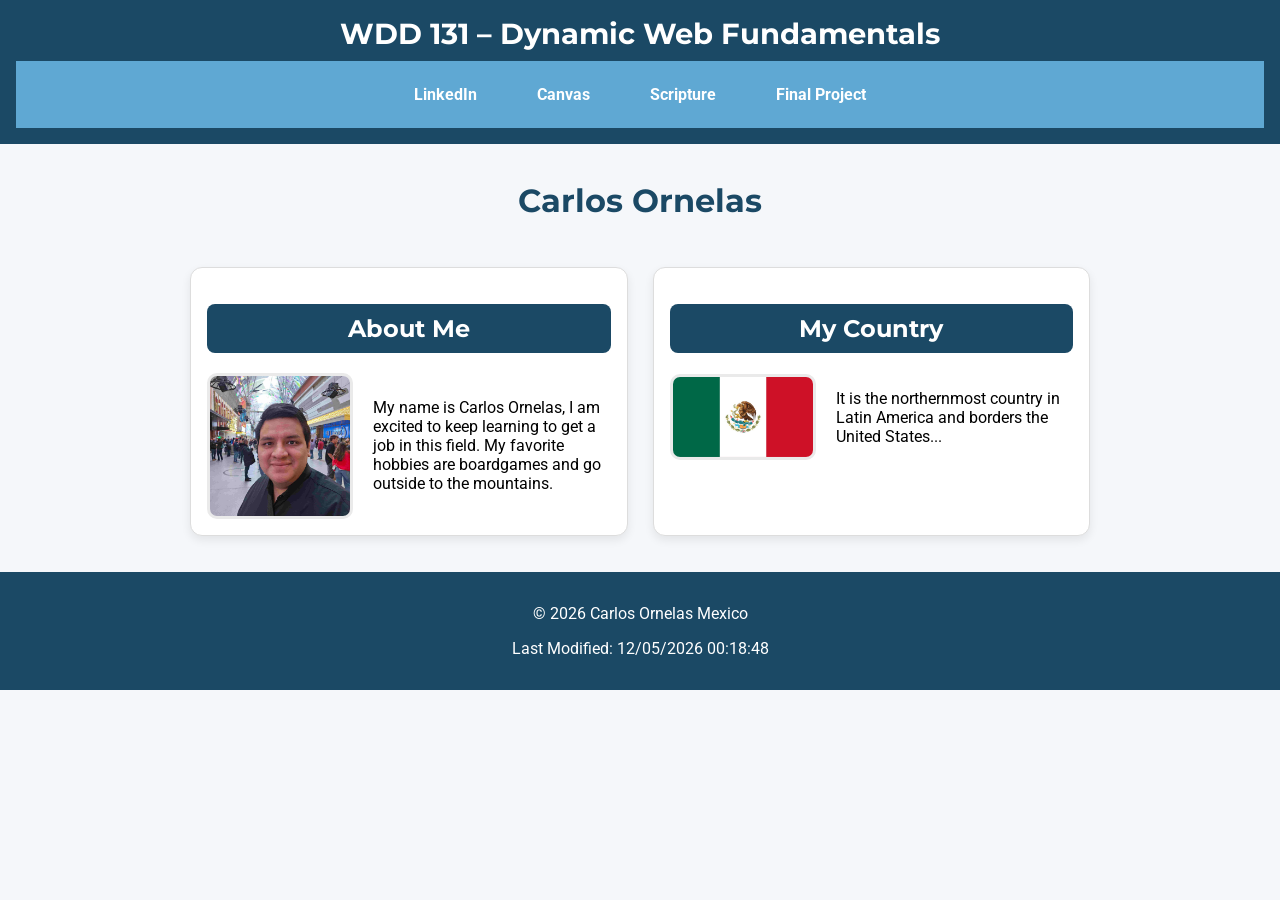
<file: index.html>
<!DOCTYPE html>
<html lang="en">

<head>
<meta charset="UTF-8">
<meta name="viewport" content="width=device-width, initial-scale=1.0">

<title>WDD 131 – Dynamic Web Fundamentals – Carlos Ornelas</title>

<meta name="description" content="WDD 131 – Dynamic Web Fundamentals, Carlos Ornelas, web development, HTML, CSS, JavaScript practice page">

<meta name="author" content="Carlos Ornelas">

<link rel="preconnect" href="https://fonts.googleapis.com">

<link rel="preconnect" href="https://fonts.gstatic.com" crossorigin>

<link href="https://fonts.googleapis.com/css2?family=Montserrat:wght@400;700&family=Roboto:wght@300;400&display=swap" rel="stylesheet">

<link rel="stylesheet" href="styles/base.css">

<script src="scripts/getdates.js" defer></script>

</head>

<body>

<header>

    <span id="course-title">
WDD 131 – Dynamic Web Fundamentals
    </span>

<nav>
<a href="https://linkedin.com">LinkedIn</a>

<a href="https://byupw.instructure.com/">
Canvas
</a>

<a href="https://www.churchofjesuschrist.org/study/scriptures/bofm/2-ne/5?lang=eng&id=p27#p27">
Scripture
</a>

<a href="#">
Final Project
</a>

</nav>

</header>

<main>

<h1>Carlos Ornelas</h1>

<section class="card">

<h2>About Me</h2>

<div class="card-content">

<img src="images/mypicture.jpg" alt="Profile photo">

<p>
My name is Carlos Ornelas, I am excited to keep learning to get a job in this field. My favorite hobbies are boardgames and go outside to the mountains.
</p>

</div>

</section>

<section class="card">

<h2>My Country</h2>

<div class="card-content">

<img src="images/flag.jpg" alt="Mexico flag">

<p>
It is the northernmost country in Latin America and borders the United States...
</p>

</div>

</section>

</main>

<footer>

<p>
© <span id="currentyear"></span>
Carlos Ornelas
Mexico
</p>

<p id="lastModified"></p>

</footer>

</body>

</html>
</file>
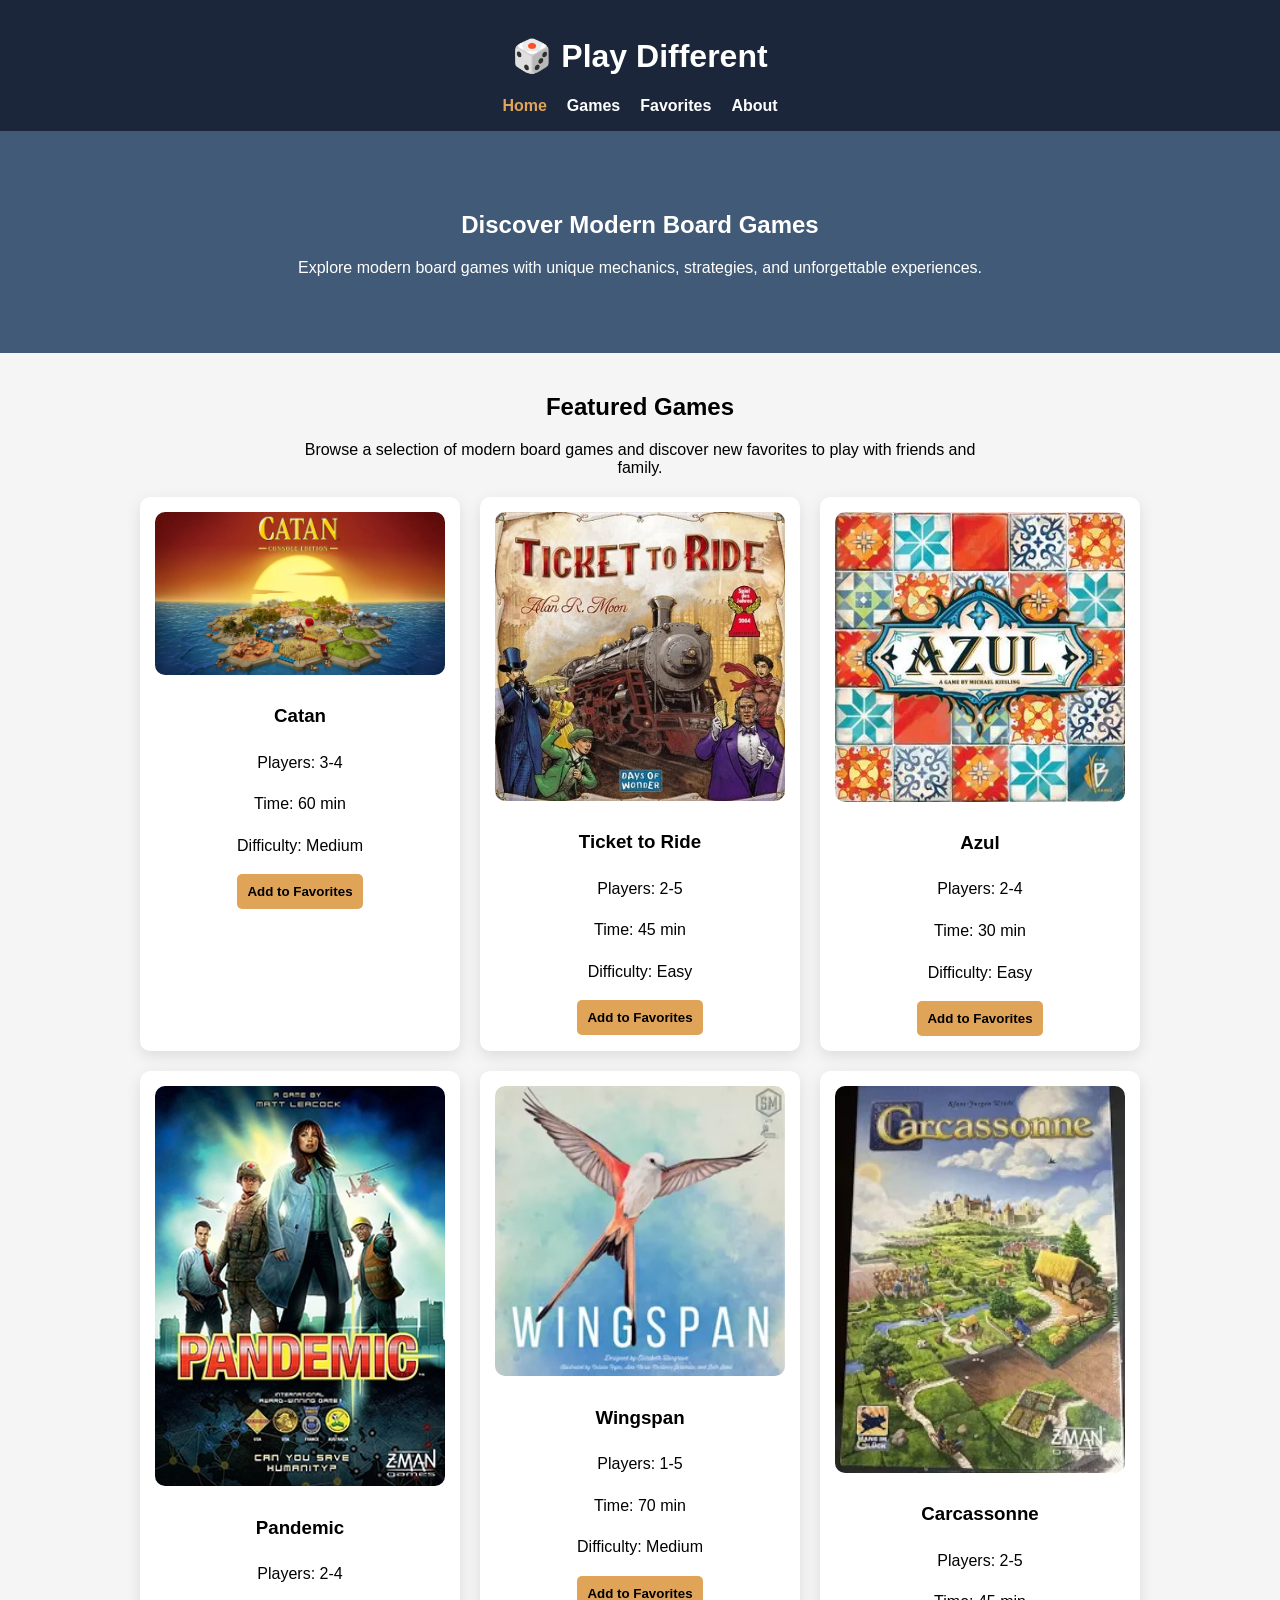
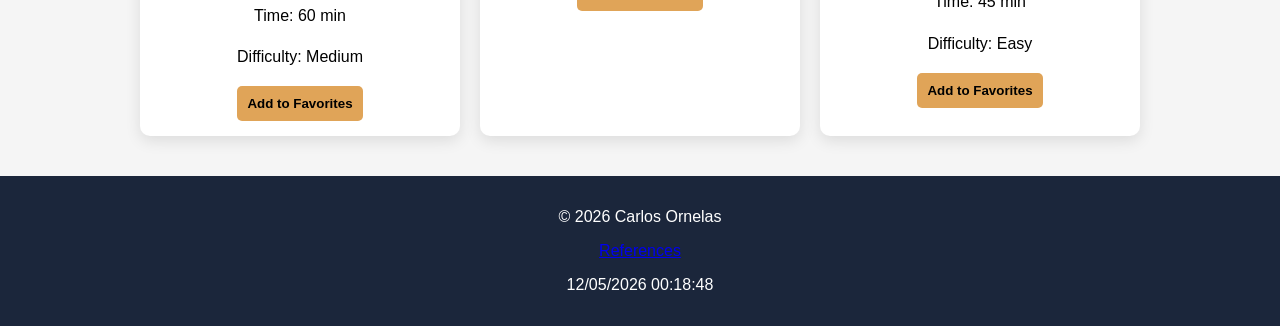
<file: project/index.html>
<!DOCTYPE html>
<html lang="en">

<head>

<meta charset="UTF-8">

<meta name="viewport" content="width=device-width, initial-scale=1.0">

<title>Play Different | Carlos Ornelas</title>

<meta name="description" content="Play Different is a modern board game website to discover new games, explore features, and find your next favorite tabletop experience.">

<meta name="author" content="Carlos Ornelas">

<meta name="keywords" content="board games, modern board games, strategy games, tabletop games">

<link rel="stylesheet" href="styles/main.css">

<script type="module" src="scripts/main.js"></script>

</head>

<body>

<header>

<h1>🎲 Play Different</h1>

<nav>

<a href="index.html" class="active">Home</a>
<a href="games.html">Games</a>
<a href="favorites.html">Favorites</a>
<a href="about.html">About</a>

</nav>

</header>

<section class="hero">

<div class="hero-content">

<h2>Discover Modern Board Games</h2>

<p>Explore modern board games with unique mechanics, strategies, and unforgettable experiences.</p>

</div>

</section>

<main>

<h2 class="section-title">Featured Games</h2>

<p class="intro">
Browse a selection of modern board games and discover new favorites to play with friends and family.
</p>

<div class="games" id="gamesContainer"></div>

</main>

<footer>

<p>
© <span id="year"></span> Carlos Ornelas
</p>

<p>
<a href="references.html">References</a>
</p>

<p id="lastModified"></p>

</footer>

</body>

</html>
</file>
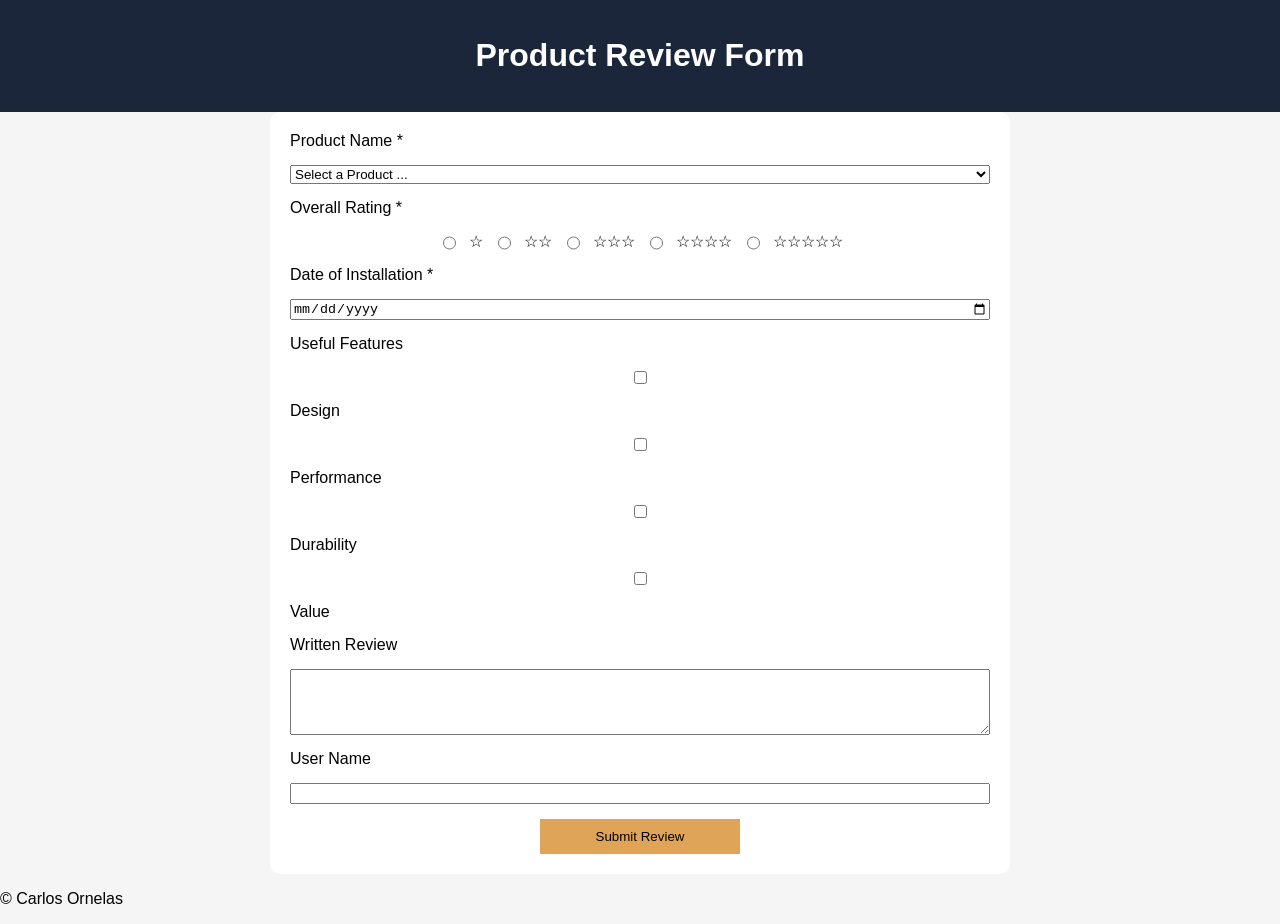
<file: form.html>
<!DOCTYPE html>
<html lang="en">

<head>

<meta charset="UTF-8">

<meta name="viewport" content="width=device-width, initial-scale=1.0">

<title>Product Review | Carlos Ornelas</title>

<meta name="description" content="Product review form for WDD131 allowing users to select products, rate features, provide feedback, and submit installation details.">

<meta name="author" content="Carlos Ornelas">

<link rel="stylesheet" href="styles/form.css">

<script src="scripts/form.js" defer></script>

</head>

<body>

<header>

<h1>Product Review Form</h1>

</header>

<main>

<form method="get" action="review.html">

<!-- Product -->

<label for="product">Product Name *</label>

<select id="product" name="product" required>

<option value="" disabled selected>
Select a Product ...
</option>

</select>

<!-- Rating -->

<label>Overall Rating *</label>

<div class="rating">

<input type="radio" id="r1" name="rating" value="1" required>
<label for="r1">☆</label>

<input type="radio" id="r2" name="rating" value="2" required>
<label for="r2">☆☆</label>

<input type="radio" id="r3" name="rating" value="3" required>
<label for="r3">☆☆☆</label>

<input type="radio" id="r4" name="rating" value="4" required>
<label for="r4">☆☆☆☆</label>

<input type="radio" id="r5" name="rating" value="5" required>
<label for="r5">☆☆☆☆☆</label>

</div>

<!-- Date -->

<label for="install">
Date of Installation *
</label>

<input type="date"
id="install"
name="install"
required>

<!-- Features -->

<label>Useful Features</label>

<input type="checkbox"
id="design"
name="features"
value="design">

<label for="design">Design</label>

<input type="checkbox"
id="performance"
name="features"
value="performance">

<label for="performance">Performance</label>

<input type="checkbox"
id="durability"
name="features"
value="durability">

<label for="durability">Durability</label>

<input type="checkbox"
id="value"
name="features"
value="value">

<label for="value">Value</label>

<!-- Review -->

<label for="review">
Written Review
</label>

<textarea
id="review"
name="review"
rows="4">
</textarea>

<!-- Username -->

<label for="username">
User Name
</label>

<input type="text"
id="username"
name="username">

<!-- Submit -->

<input type="submit"
value="Submit Review">

</form>

</main>

<footer>

<p>
© <span id="year"></span>
Carlos Ornelas
</p>

<p id="lastModified"></p>

</footer>

</body>

</html>
</file>
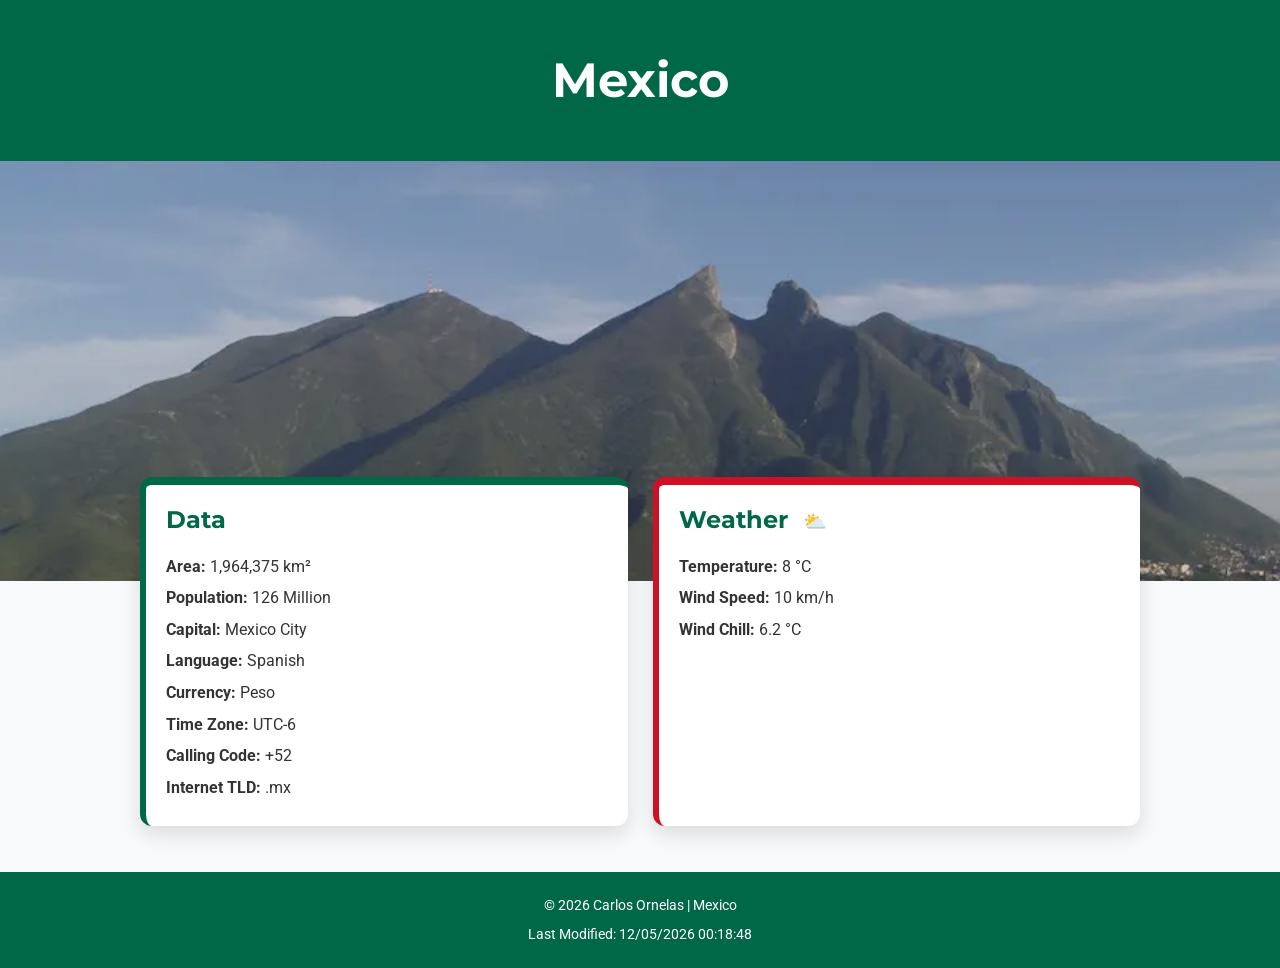
<file: place.html>
<!DOCTYPE html>
<html lang="en">

<head>

<meta charset="UTF-8">
<meta name="viewport" content="width=device-width, initial-scale=1.0">

<title>WDD 131 – Place Project – Carlos Ornelas</title>

<meta name="description"
content="WDD 131 Dynamic Web Fundamentals Place Project Carlos Ornelas Mexico">

<meta name="author" content="Carlos Ornelas">

<link rel="preconnect" href="https://fonts.googleapis.com">
<link rel="preconnect" href="https://fonts.gstatic.com" crossorigin>

<link href="https://fonts.googleapis.com/css2?family=Montserrat:wght@400;700&family=Roboto&display=swap" rel="stylesheet">

<link rel="stylesheet" href="styles/place.css">

<script src="scripts/place.js" defer></script>

</head>

<body>

<header>

<h1>Mexico</h1>

</header>

<!-- HERO -->

<div class="hero">

<picture>

<source srcset="images/hero-large.webp"
media="(min-width:700px)">

<img src="images/hero-small.webp"
alt="Mexico landscape"
loading="lazy">

</picture>

</div>

<main>

<section class="card data">

<h2>Data</h2>

<p><strong>Area:</strong> 1,964,375 km²</p>

<p><strong>Population:</strong> 126 Million</p>

<p><strong>Capital:</strong> Mexico City</p>

<p><strong>Language:</strong> Spanish</p>

<p><strong>Currency:</strong> Peso</p>

<p><strong>Time Zone:</strong> UTC-6</p>

<p><strong>Calling Code:</strong> +52</p>

<p><strong>Internet TLD:</strong> .mx</p>

</section>

<section class="card weather">

<h2>Weather</h2>

<img src="images/weather.svg"
alt="weather icon"
class="weather-icon">

<p><strong>Temperature:</strong>
<span id="temp">8</span> °C</p>

<p><strong>Wind Speed:</strong>
<span id="speed">10</span> km/h</p>

<p><strong>Wind Chill:</strong>
<span id="windchill"></span></p>

</section>

</main>

<footer>

<p>
© <span id="currentyear"></span>
Carlos Ornelas | Mexico
</p>

<p id="lastModified"></p>

</footer>

</body>
</html>
</file>
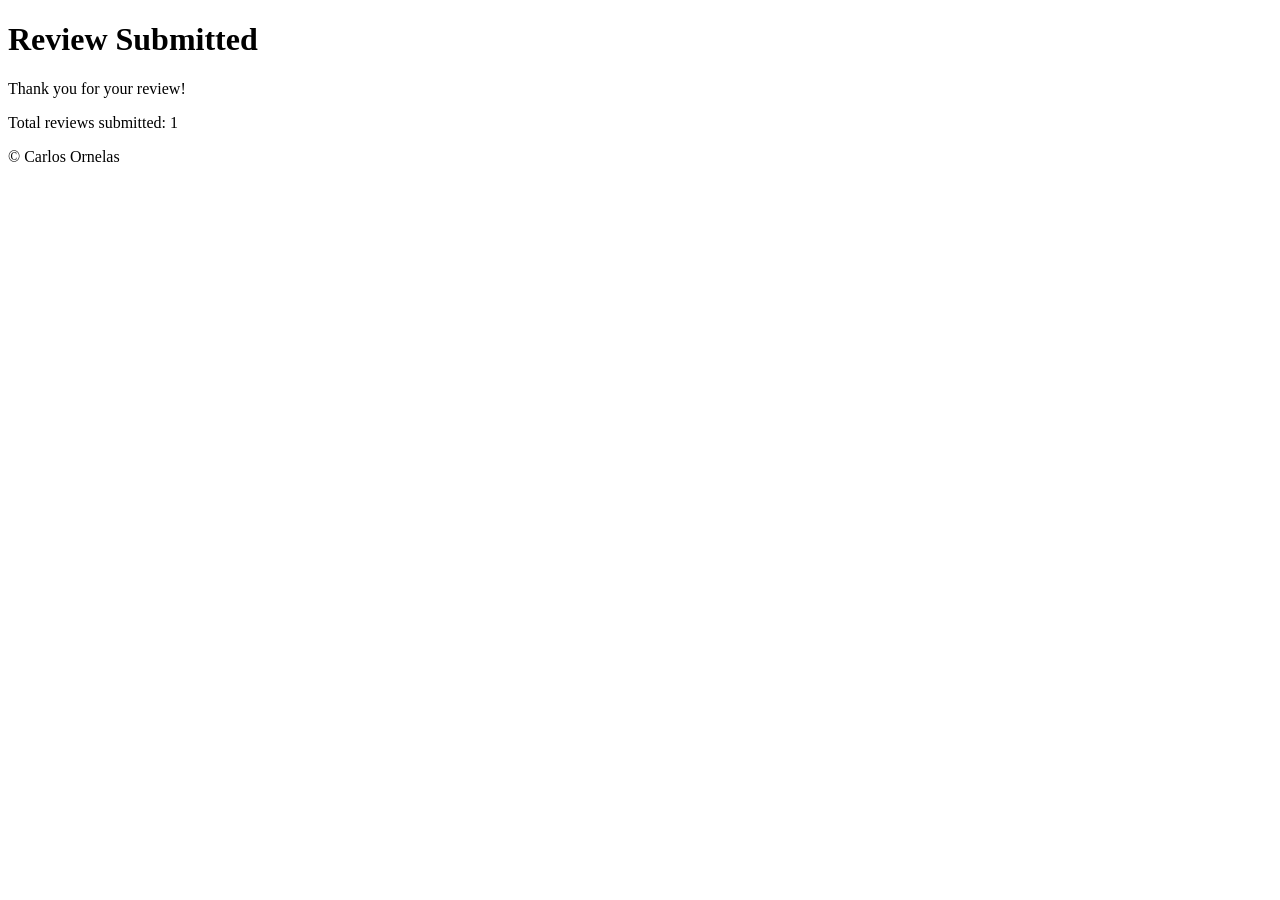
<file: review.html>
<!DOCTYPE html>
<html lang="en">

<head>

<meta charset="UTF-8">

<meta name="viewport"
content="width=device-width, initial-scale=1.0">

<title>Review Submitted</title>

<meta name="description"
content="Review confirmation">

<meta name="author"
content="Carlos Ornelas">

<script src="scripts/review.js" defer></script>

</head>

<body>

<header>

<h1>Review Submitted</h1>

</header>

<main>

<p>
Thank you for your review!
</p>

<p>

Total reviews submitted:

<span id="counter">

</span>

</p>

</main>

<footer>

<p>
© Carlos Ornelas
</p>

</footer>

</body>

</html>
</file>
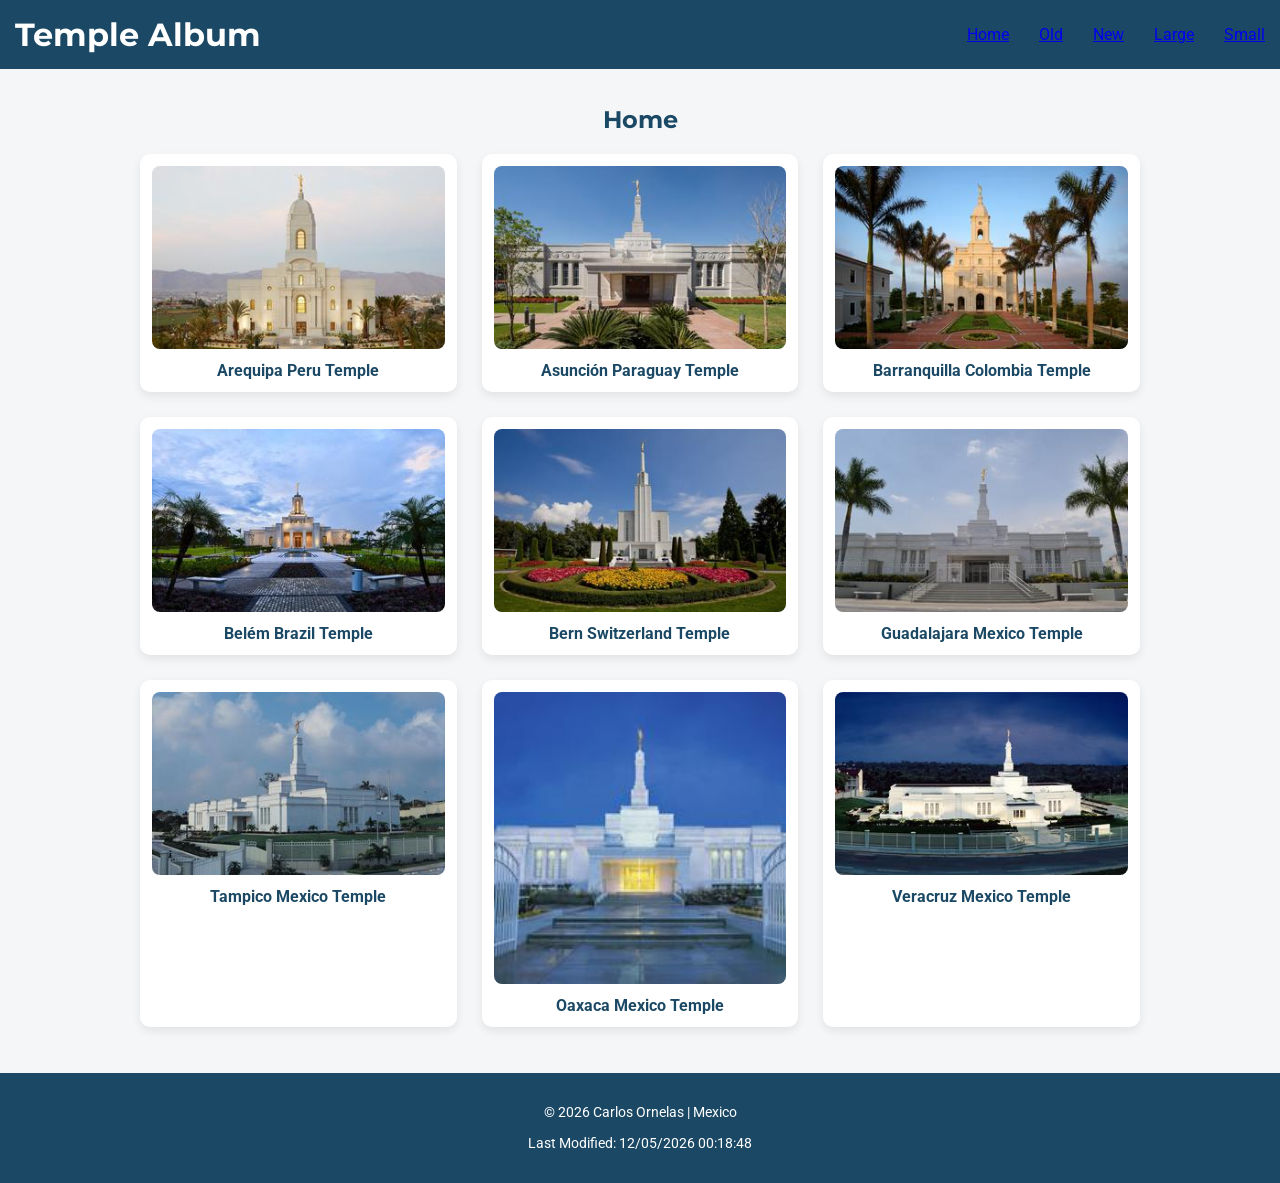
<file: temples.html>
<!DOCTYPE html>
<html lang="en">

<head>

<meta charset="UTF-8">
<meta name="viewport" content="width=device-width, initial-scale=1.0">

<title>Temple Album | Carlos Ornelas</title>

<meta name="description" content="WDD 131 – Dynamic Web Fundamentals Temple Album Carlos Ornelas">

<meta name="author" content="Carlos Ornelas">

<link rel="preconnect" href="https://fonts.googleapis.com">
<link rel="preconnect" href="https://fonts.gstatic.com" crossorigin>

<link href="https://fonts.googleapis.com/css2?family=Montserrat:wght@400;700&family=Roboto&display=swap" rel="stylesheet">

<link rel="stylesheet" href="styles/temples.css">
<link rel="stylesheet" href="styles/temples-large.css">

<script src="scripts/temples.js" defer></script>

</head>

<body>

<header>

<h1>Temple Album</h1>

<button id="menu">☰</button>

<nav class="navigation">

<a href="#">Home</a>
<a href="#">Old</a>
<a href="#">New</a>
<a href="#">Large</a>
<a href="#">Small</a>

</nav>

</header>

<main>

<h2>Home</h2>

<div class="container">

<figure>
<img src="images/temple1.jpeg" alt="Arequipa Temple">
<figcaption>Arequipa Peru Temple</figcaption>
</figure>

<figure>
<img src="images/temple2.jpeg" alt="Paraguay Temple">
<figcaption>Asunción Paraguay Temple</figcaption>
</figure>

<figure>
<img src="images/temple3.jpg" alt="Barranquilla Temple">
<figcaption>Barranquilla Colombia Temple</figcaption>
</figure>

<figure>
<img src="images/temple4.jpg" alt="Belem Temple">
<figcaption>Belém Brazil Temple</figcaption>
</figure>

<figure>
<img src="images/temple5.jpg" alt="Bern Temple">
<figcaption>Bern Switzerland Temple</figcaption>
</figure>

<figure>
<img src="images/temple6.jpg" alt="Guadalajara Temple">
<figcaption>Guadalajara Mexico Temple</figcaption>
</figure>

<figure>
<img src="images/temple7.jpg" alt="Tampico Temple">
<figcaption>Tampico Mexico Temple</figcaption>
</figure>

<figure>
<img src="images/temple8.jpg" alt="Oaxaca Temple">
<figcaption>Oaxaca Mexico Temple</figcaption>
</figure>

<figure>
<img src="images/temple9.jpg" alt="Veracruz Temple">
<figcaption>Veracruz Mexico Temple</figcaption>
</figure>

</div>

</main>

<footer>

<p>
© <span id="currentyear"></span>
Carlos Ornelas | Mexico
</p>

<p id="lastModified"></p>

</footer>

</body>
</html>
</file>
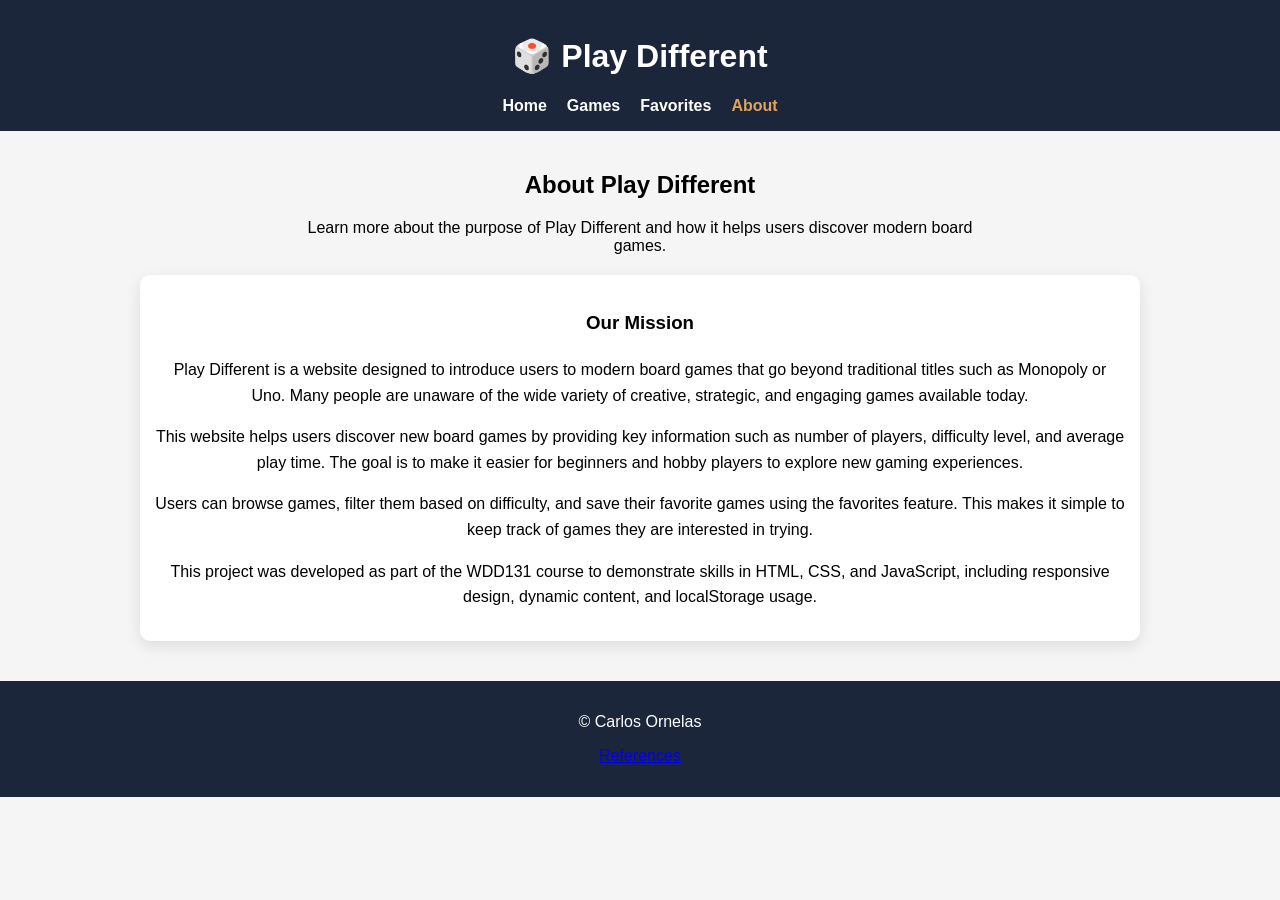
<file: project/about.html>
<!DOCTYPE html>
<html lang="en">

<head>

<meta charset="UTF-8">

<meta name="viewport" content="width=device-width, initial-scale=1.0">

<title>About | Play Different</title>

<meta name="description" content="Learn about Play Different, a website dedicated to discovering modern board games and helping players find new experiences.">

<meta name="author" content="Carlos Ornelas">

<link rel="stylesheet" href="styles/main.css">

<script type="module" src="scripts/main.js"></script>

</head>

<body>

<header>

<h1>🎲 Play Different</h1>

<nav>

<a href="index.html">Home</a>
<a href="games.html">Games</a>
<a href="favorites.html">Favorites</a>
<a href="about.html" class="active">About</a>

</nav>

</header>

<main>

<section>

<h2 class="section-title">About Play Different</h2>

<p class="intro">
Learn more about the purpose of Play Different and how it helps users discover modern board games.
</p>

<div class="card">

<h3>Our Mission</h3>

<p>
Play Different is a website designed to introduce users to modern board games that go beyond traditional titles such as Monopoly or Uno. Many people are unaware of the wide variety of creative, strategic, and engaging games available today.
</p>

<p>
This website helps users discover new board games by providing key information such as number of players, difficulty level, and average play time. The goal is to make it easier for beginners and hobby players to explore new gaming experiences.
</p>

<p>
Users can browse games, filter them based on difficulty, and save their favorite games using the favorites feature. This makes it simple to keep track of games they are interested in trying.
</p>

<p>
This project was developed as part of the WDD131 course to demonstrate skills in HTML, CSS, and JavaScript, including responsive design, dynamic content, and localStorage usage.
</p>

</div>

</section>

</main>

<footer>

<p>
© <span id="year"></span> Carlos Ornelas
</p>

<p>
<a href="references.html">References</a>
</p>

<p id="lastModified"></p>

</footer>

</body>

</html>
</file>
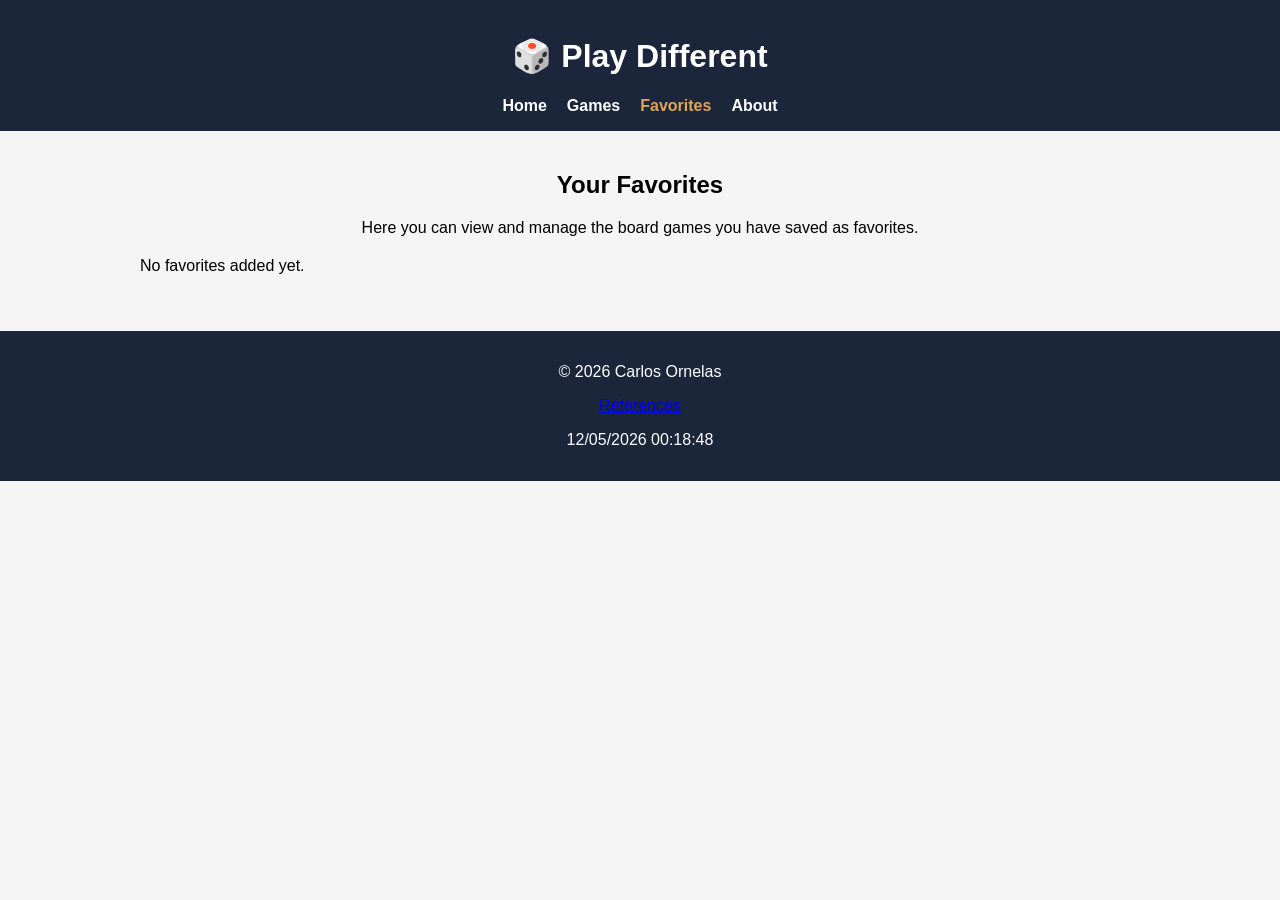
<file: project/favorites.html>
<!DOCTYPE html>
<html lang="en">

<head>

<meta charset="UTF-8">

<meta name="viewport" content="width=device-width, initial-scale=1.0">

<title>Favorites | Play Different</title>

<meta name="description" content="View your favorite board games saved from Play Different.">

<meta name="author" content="Carlos Ornelas">

<link rel="stylesheet" href="styles/main.css">

<script src="scripts/favorites.js" defer></script>

</head>

<body>

<header>

<h1>🎲 Play Different</h1>

<nav>

<a href="index.html">Home</a>
<a href="games.html">Games</a>
<a href="favorites.html" class="active">Favorites</a>
<a href="about.html">About</a>

</nav>

</header>

<main>

<section>

<h2 class="section-title">Your Favorites</h2>

<p class="intro">
Here you can view and manage the board games you have saved as favorites.
</p>

<p id="emptyMessage"></p>

<div id="favoritesContainer" class="games" aria-live="polite">
<p>Loading favorites...</p>
</div>

</section>

</main>

<footer>

<p>
© <span id="year"></span> Carlos Ornelas
</p>

<p>
<a href="references.html">References</a>
</p>

<p id="lastModified"></p>

</footer>

</body>

</html>
</file>
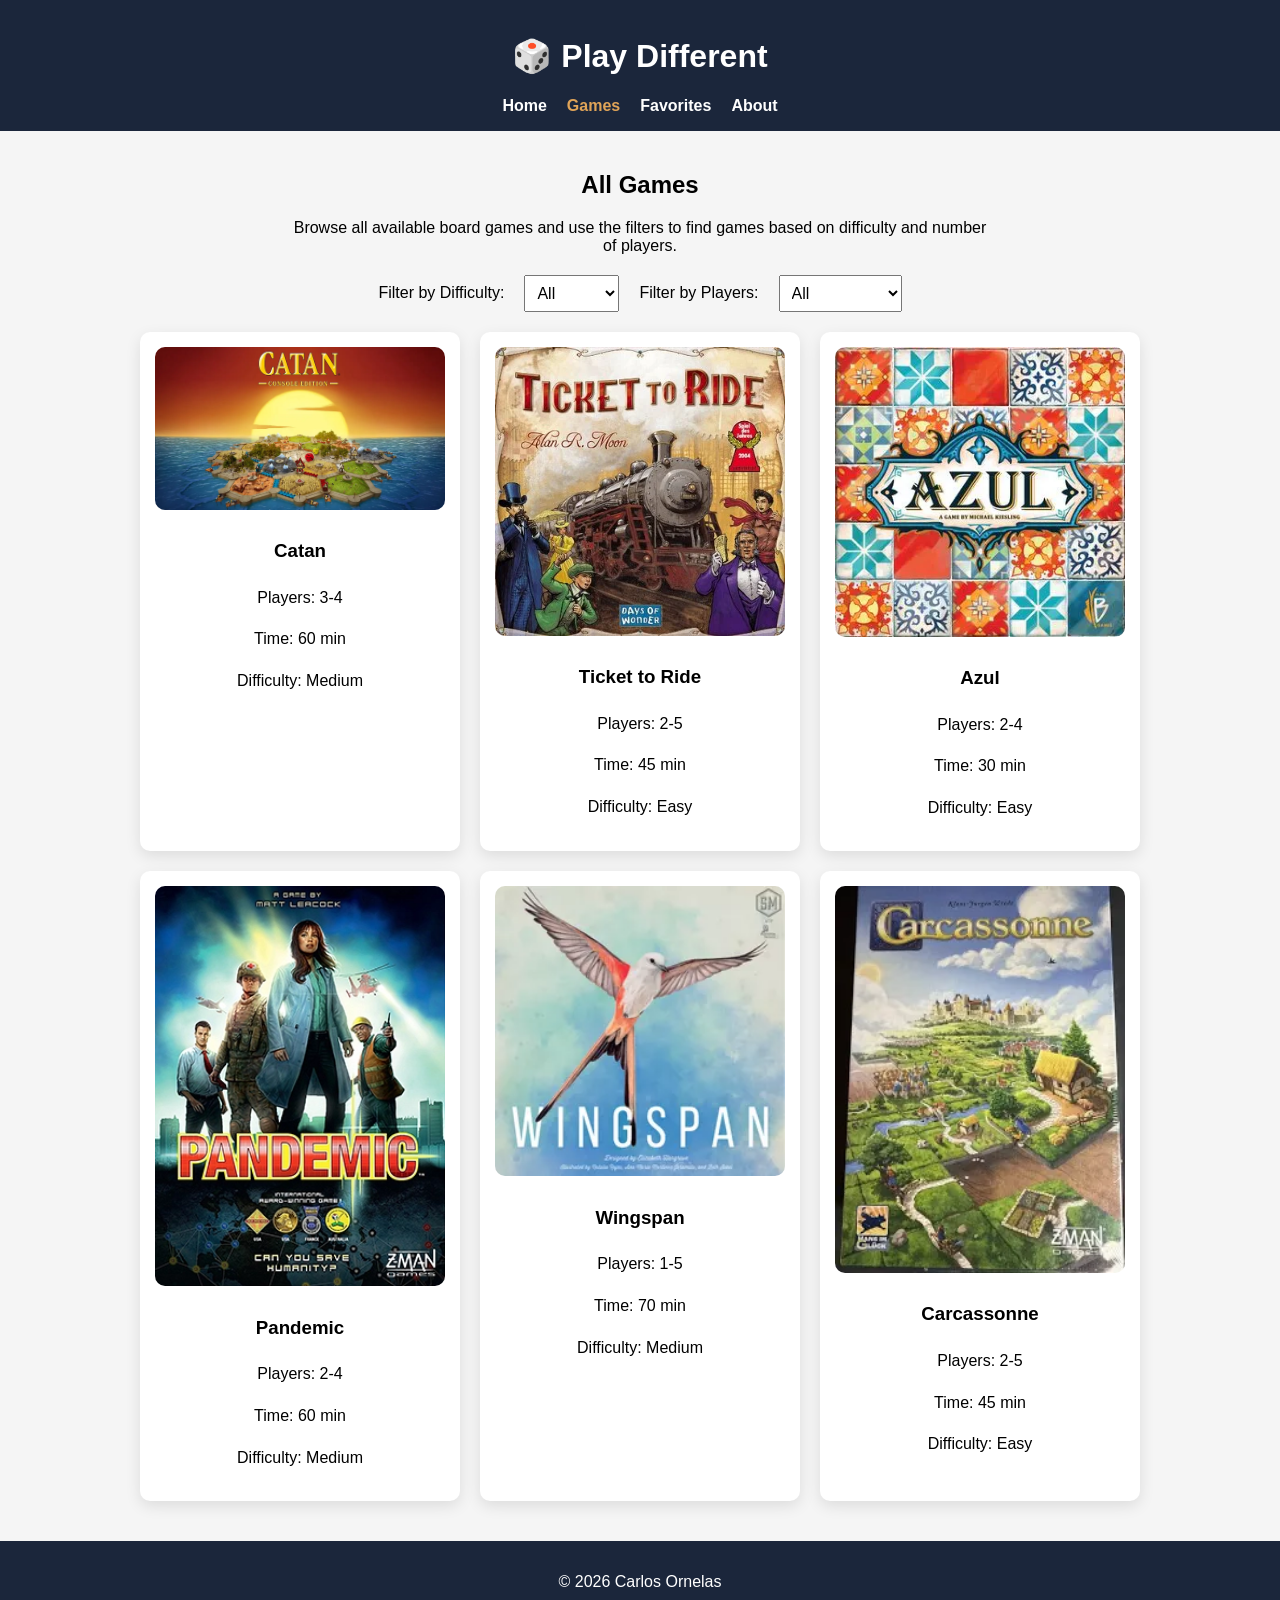
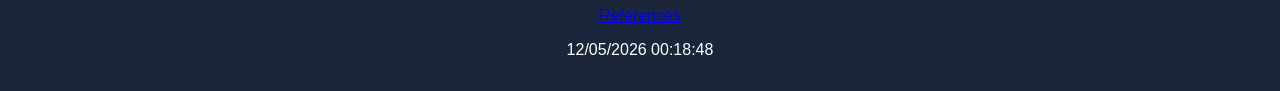
<file: project/games.html>
<!DOCTYPE html>
<html lang="en">

<head>

<meta charset="UTF-8">

<meta name="viewport" content="width=device-width, initial-scale=1.0">

<title>Games | Play Different</title>

<meta name="description" content="Browse and filter modern board games by difficulty, players, and features.">

<meta name="author" content="Carlos Ornelas">

<link rel="stylesheet" href="styles/main.css">

<script type="module" src="scripts/games.js"></script>

</head>

<body>

<header>

<h1>🎲 Play Different</h1>

<nav>

<a href="index.html">Home</a>
<a href="games.html" class="active">Games</a>
<a href="favorites.html">Favorites</a>
<a href="about.html">About</a>

</nav>

</header>

<main>

<h2 class="section-title">All Games</h2>

<p class="intro">
Browse all available board games and use the filters to find games based on difficulty and number of players.
</p>

<section class="filters">

<label for="difficulty">Filter by Difficulty:</label>

<select id="difficulty" name="difficulty">

<option value="all">All</option>
<option value="Easy">Easy</option>
<option value="Medium">Medium</option>

</select>

<label for="players">Filter by Players:</label>

<select id="players" name="players">

<option value="all">All</option>
<option value="2-4">2–4 Players</option>
<option value="2-5">2–5 Players</option>

</select>

</section>

<div class="games" id="gamesContainer"></div>

</main>

<footer>

<p>
© <span id="year"></span> Carlos Ornelas
</p>

<p>
<a href="references.html">References</a>
</p>

<p id="lastModified"></p>

</footer>

</body>

</html>
</file>
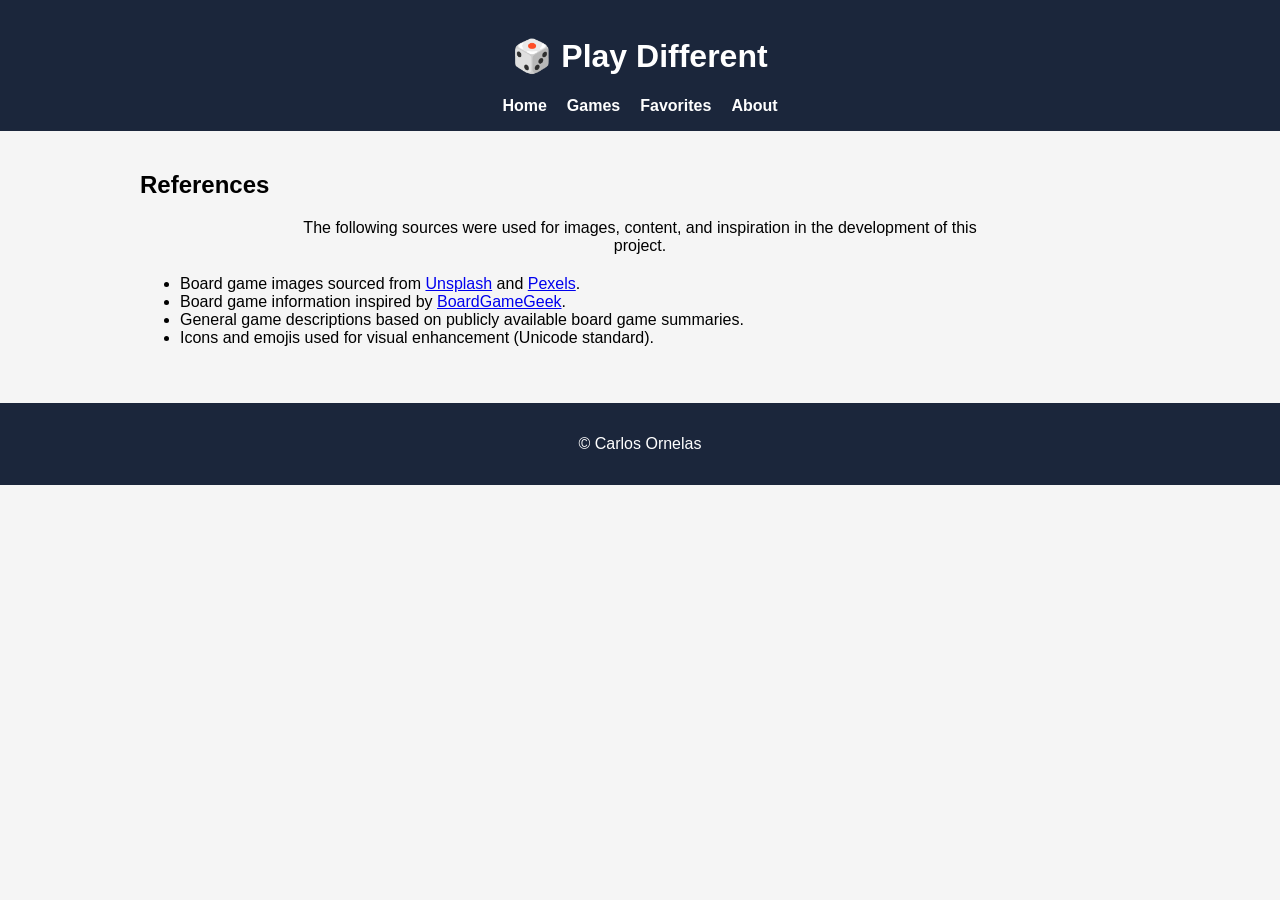
<file: project/references.html>
<!DOCTYPE html>
<html lang="en">

<head>

<meta charset="UTF-8">

<meta name="viewport" content="width=device-width, initial-scale=1.0">

<title>References | Play Different</title>

<meta name="description" content="References for images and content used in the Play Different board game website project.">

<meta name="author" content="Carlos Ornelas">

<link rel="stylesheet" href="styles/main.css">

<script type="module" src="scripts/main.js"></script>

</head>

<body>

<header>

<h1>🎲 Play Different</h1>

<nav>

<a href="index.html">Home</a>
<a href="games.html">Games</a>
<a href="favorites.html">Favorites</a>
<a href="about.html">About</a>

</nav>

</header>

<main>

<h2>References</h2>

<p class="intro">
The following sources were used for images, content, and inspiration in the development of this project.
</p>

<ul>

<li>
Board game images sourced from 
<a href="https://unsplash.com" target="_blank">Unsplash</a> 
and 
<a href="https://pexels.com" target="_blank">Pexels</a>.
</li>

<li>
Board game information inspired by 
<a href="https://boardgamegeek.com" target="_blank">BoardGameGeek</a>.
</li>

<li>
General game descriptions based on publicly available board game summaries.
</li>

<li>
Icons and emojis used for visual enhancement (Unicode standard).
</li>

</ul>

</main>

<footer>

<p>
© <span id="year"></span> Carlos Ornelas
</p>

</footer>

</body>

</html>
</file>
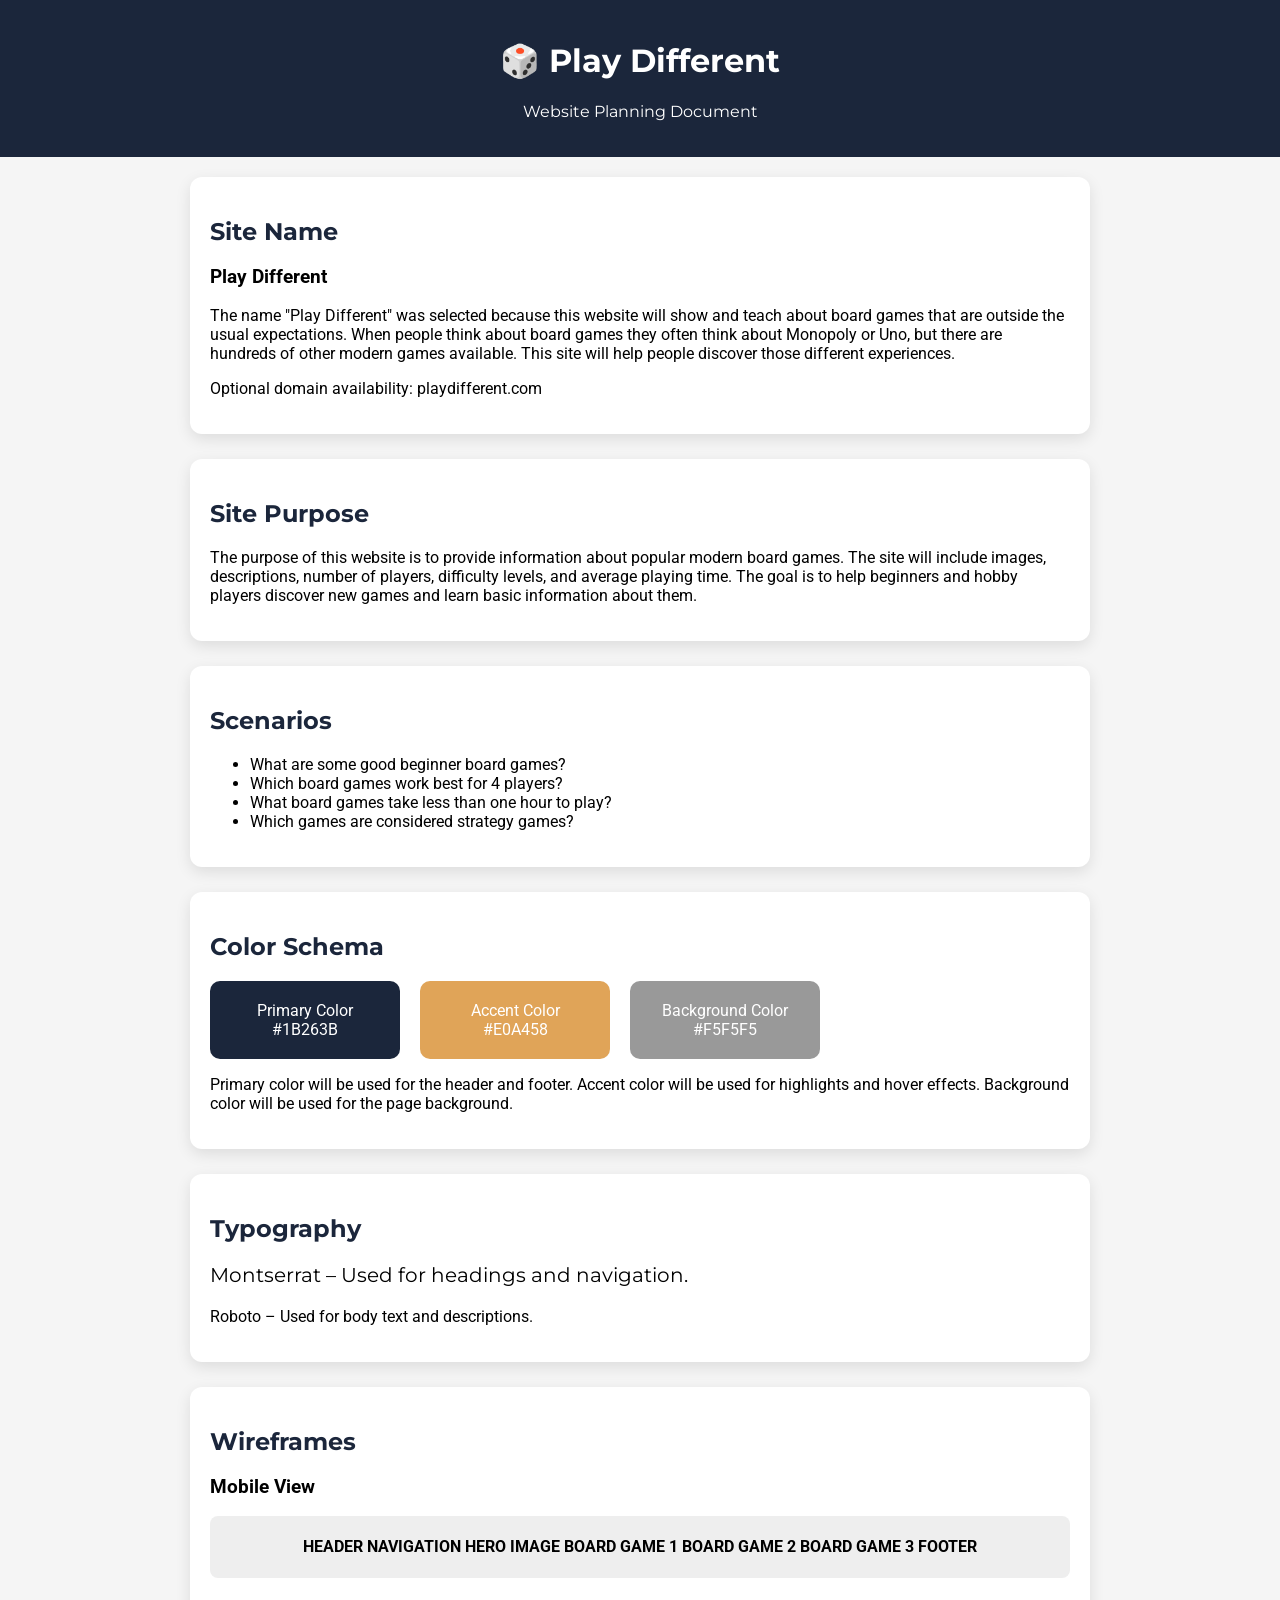
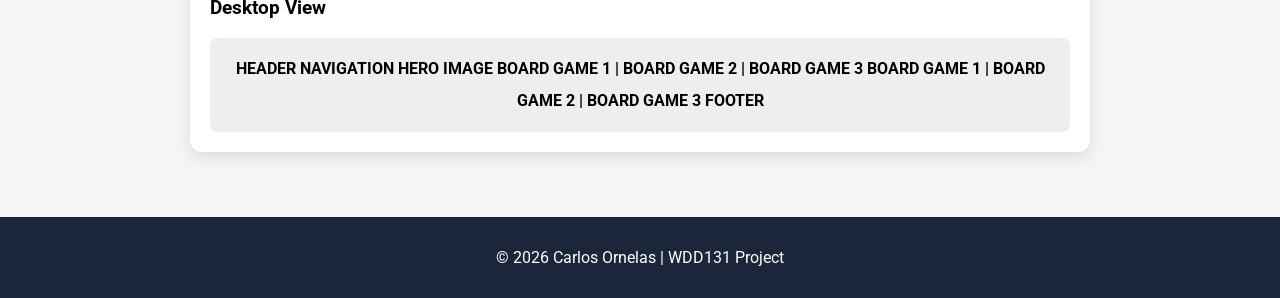
<file: project/siteplan.html>
<!DOCTYPE html>
<html lang="en">

<head>

<meta charset="UTF-8">

<meta name="viewport" content="width=device-width, initial-scale=1.0">

<title>Play Different Site Plan | Carlos Ornelas</title>

<meta name="description"
content="Play Different site plan for a WDD131 project showcasing modern board games, recommendations, layout planning, colors, typography, and wireframes.">

<meta name="author"
content="Carlos Ornelas">

<link rel="stylesheet" href="styles/siteplan.css">

<link rel="preconnect" href="https://fonts.googleapis.com">

<link rel="preconnect" href="https://fonts.gstatic.com" crossorigin>

<link href="https://fonts.googleapis.com/css2?family=Montserrat:wght@400;700&family=Roboto&display=swap" rel="stylesheet">

</head>

<body>

<header>

<h1>🎲 Play Different</h1>

<p>Website Planning Document</p>

</header>

<main>

<section>

<h2>Site Name</h2>

<h3>Play Different</h3>

<p>
The name "Play Different" was selected because this website will show and teach about board games that are outside the usual expectations. When people think about board games they often think about Monopoly or Uno, but there are hundreds of other modern games available. This site will help people discover those different experiences.
</p>

<p>
Optional domain availability:
playdifferent.com
</p>

</section>

<section>

<h2>Site Purpose</h2>

<p>
The purpose of this website is to provide information about popular modern board games. The site will include images, descriptions, number of players, difficulty levels, and average playing time. The goal is to help beginners and hobby players discover new games and learn basic information about them.
</p>

</section>

<section>

<h2>Scenarios</h2>

<ul>

<li>What are some good beginner board games?</li>

<li>Which board games work best for 4 players?</li>

<li>What board games take less than one hour to play?</li>

<li>Which games are considered strategy games?</li>

</ul>

</section>

<section>

<h2>Color Schema</h2>

<div class="colors">

<div class="color-box primary">
Primary Color
<br>
#1B263B
</div>

<div class="color-box accent">
Accent Color
<br>
#E0A458
</div>

<div class="color-box background">
Background Color
<br>
#F5F5F5
</div>

</div>

<p>

Primary color will be used for the header and footer.

Accent color will be used for highlights and hover effects.

Background color will be used for the page background.

</p>

</section>

<section>

<h2>Typography</h2>

<p class="heading-font">

Montserrat – Used for headings and navigation.

</p>

<p class="body-font">

Roboto – Used for body text and descriptions.

</p>

</section>

<section>

<h2>Wireframes</h2>

<h3>Mobile View</h3>

<div class="wireframe">

HEADER

NAVIGATION

HERO IMAGE

BOARD GAME 1

BOARD GAME 2

BOARD GAME 3

FOOTER

</div>

<h3>Desktop View</h3>

<div class="wireframe">

HEADER

NAVIGATION

HERO IMAGE

BOARD GAME 1 | BOARD GAME 2 | BOARD GAME 3

BOARD GAME 1 | BOARD GAME 2 | BOARD GAME 3

FOOTER

</div>

</section>

</main>

<footer>

<p>

© 2026 Carlos Ornelas | WDD131 Project

</p>

</footer>

</body>

</html>
</file>
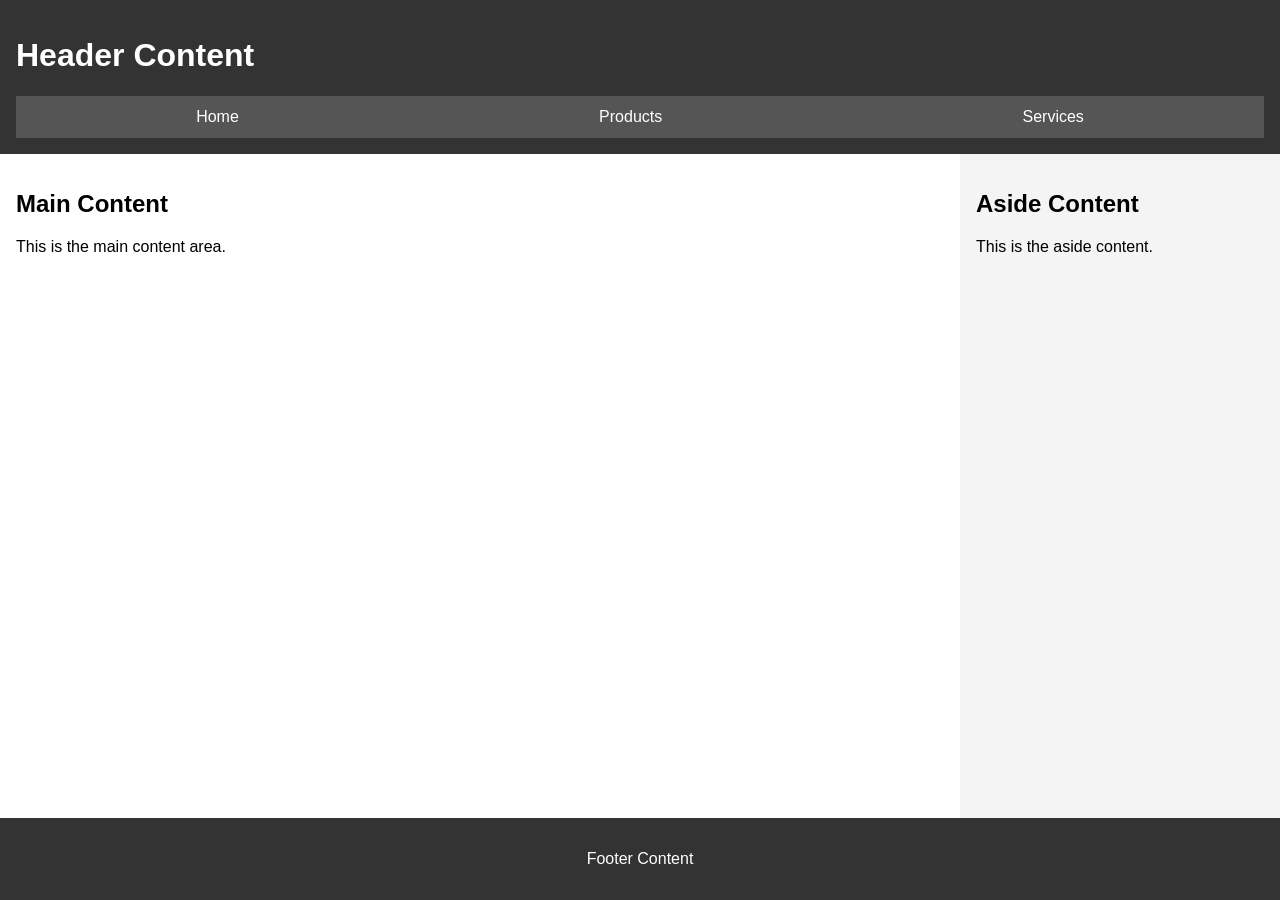
<file: week01/basic-layout.html>
<!DOCTYPE html>
<html lang="en">
<head>
    <meta charset="UTF-8">
    <meta name="viewport" content="width=device-width, initial-scale=1.0">
    <title>Carlos Ornelas | WDD 131</title>
    <link rel="stylesheet" href="styles/layout.css">
</head>

<body>

<header>
    <h1>Header Content</h1>

    <nav>
        <a href="#">Home</a>
        <a href="#">Products</a>
        <a href="#">Services</a>
    </nav>
</header>

<main>
    <section>
        <h2>Main Content</h2>
        <p>This is the main content area.</p>
    </section>
</main>

<aside>
    <h2>Aside Content</h2>
    <p>This is the aside content.</p>
</aside>

<footer>
    <p>Footer Content</p>
</footer>

</body>
</html>
</file>
<file: styles/base.css>
body {
font-family: 'Roboto', Arial, sans-serif;
margin:0;
background:#f5f7fa;
}


header {
background:#1b4965;
color:white;
text-align:center;
padding:1rem;
}

#course-title{
display:block;
font-size:1.8rem;
font-family:'Montserrat', sans-serif;
font-weight:bold;
margin-bottom:10px;
}


nav{
display:flex;
justify-content:center;
gap:30px;
background:#5fa8d3;
padding:1rem;
}

nav a{
color:white;
text-decoration:none;
font-weight:bold;
padding:8px 15px;
border-radius:6px;
transition:0.3s;
}

nav a:hover{
background:#1b4965;
color:white;
transform:scale(1.05);
}


main{
max-width:900px;
margin:0 auto;
display:grid;
grid-template-columns:1fr 1fr;
gap:25px;
padding:1rem;
}

h1{
grid-column:1/3;
text-align:center;
font-family:'Montserrat', sans-serif;
color:#1b4965;
}


.card{
border:1px solid #ddd;
padding:1rem;
border-radius:12px;
background:white;
box-shadow:0 4px 10px rgba(0,0,0,0.08);
}

.card h2{
text-align:center;
background:#1b4965;
color:white;
padding:10px;
border-radius:8px;
font-family:'Montserrat', sans-serif;
}


.card-content{
display:flex;
align-items:center;
gap:20px;
margin-top:15px;
}

.card img{
width:140px;
height:auto;
border-radius:10px;
border:3px solid #eaeaea;
}


footer{
text-align:center;
background:#1b4965;
color:white;
padding:1rem;
margin-top:20px;
}
</file>
<file: project/styles/main.css>
body{

font-family:'Roboto', Arial, sans-serif;

margin:0;

background:#f5f5f5;

}

h1, h2, h3{

font-family:'Montserrat', sans-serif;

}

header{

background:#1B263B;

color:white;

text-align:center;

padding:1rem;

}

nav{

display:flex;

justify-content:center;

gap:20px;

margin-top:10px;

}

nav a{

color:white;

text-decoration:none;

font-weight:bold;

}

nav a:hover{

color:#E0A458;

}

nav a.active{

color:#E0A458;

}

.hero{

background:#415A77;

color:white;

text-align:center;

padding:40px;

}

main{

max-width:1000px;

margin:auto;

padding:20px;

}

.section-title{

text-align:center;

}

.intro{

text-align:center;

max-width:700px;

margin:0 auto 20px;

}

.filters{

display:flex;

flex-direction:column;

align-items:center;

gap:10px;

margin-bottom:20px;

}

.filters select{

padding:8px;

font-size:1rem;

}

.games{

display:grid;

grid-template-columns:
repeat(auto-fit,minmax(250px,1fr));

gap:20px;

}

.card{

background:white;

padding:15px;

border-radius:10px;

box-shadow:0 5px 15px rgba(0,0,0,.1);

text-align:center;

line-height:1.6;

transition:0.3s;

}

.card:hover{

transform:translateY(-5px);

}

.card img{

width:100%;

border-radius:10px;

}

button{

background:#E0A458;

border:none;

padding:10px;

cursor:pointer;

font-weight:bold;

border-radius:5px;

transition:0.3s;

}

button:hover{

background:#c68c3b;

transform:scale(1.05);

}

.remove-btn{

background:#ce1126;

color:white;

margin-top:10px;

}

.remove-btn:hover{

background:#a50d20;

}

footer{

background:#1B263B;

color:white;

text-align:center;

padding:1rem;

margin-top:20px;

}

@media screen and (min-width:768px){

.hero{

padding:60px;

}

.filters{

flex-direction:row;

justify-content:center;

gap:20px;

}

}
</file>
<file: styles/form.css>
body{

font-family:Arial;

background:#f5f5f5;

margin:0;

}

header{

background:#1B263B;

color:white;

text-align:center;

padding:1rem;

}

main{

max-width:500px;

margin:auto;

background:white;

padding:20px;

border-radius:10px;

}

form{

display:flex;

flex-direction:column;

gap:10px;

}

.rating{

display:flex;

gap:10px;

}

input[type="submit"]{

background:#E0A458;

border:none;

padding:10px;

cursor:pointer;

}

@media screen and (min-width: 640px){

main{

max-width:700px;

}

form{

gap:15px;

}

.rating{

justify-content:center;

}

input[type="submit"]{

width:200px;

align-self:center;

}

}
</file>
<file: styles/place.css>
:root{

--primary:#006847;
--secondary:#ce1126;
--accent:#ffffff;
--dark:#333;
--background:#f8f9fa;

}

body{

font-family:'Roboto',sans-serif;

margin:0;

background:var(--background);

color:var(--dark);

}

/* Header */

header{

background:var(--primary);

color:white;

text-align:center;

padding:1.2rem;

font-family:'Montserrat',sans-serif;

font-size:1.5rem;

}

/* Hero */

.hero{

position:relative;

max-height:420px;

overflow:hidden;

}

.hero img{

width:100%;

height:420px;

object-fit:cover;

}



/* Optional subtle overlay */

.hero::after{

content:"";

position:absolute;

top:0;

left:0;

width:100%;

height:100%;

background:rgba(0,0,0,.15);

}

/* Main layout */

main{

max-width:1000px;

margin:0 auto;

padding:1rem;

display:grid;

gap:25px;

position:relative;

}

/* Cards */

.card{

background:white;

padding:20px;

border-radius:12px;

box-shadow:0 8px 20px rgba(0,0,0,.12);

transition:.3s;

}

.card:hover{

transform:translateY(-5px);

}

/* Data styling */

.data{

border-top:8px solid var(--primary);

border-left:6px solid var(--primary);

}

/* Weather styling */

.weather{

border-top:8px solid var(--secondary);

border-left:6px solid var(--secondary);

}

/* Typography */

h2{

font-family:'Montserrat', sans-serif;

color:var(--primary);

margin-top:0;

}

p{

line-height:1.6;

margin:6px 0;

}

/* Weather icon mobile */

.weather-icon{

width:60px;

margin:10px 0;

}

/* Footer */

footer{

background:var(--primary);

color:white;

text-align:center;

padding:1rem;

margin-top:30px;

font-size:.9rem;

}

/* Desktop layout */

@media screen and (min-width:700px){

main{

grid-template-columns:1fr 1fr;

margin-top:-120px;

}

/* Weather pseudo element */

.weather h2::after{

content:" ⛅";

margin-left:10px;

font-size:1.2rem;

}

/* Hide SVG on desktop */

.weather-icon{

display:none;

}

}
</file>
<file: styles/temples.css>
body{
font-family:'Roboto', sans-serif;
margin:0;
background:#f4f6f8;
}


header{
background:#1b4965;
color:white;
padding:15px;
display:flex;
justify-content:space-between;
align-items:center;
}

header h1{
margin:0;
font-family:'Montserrat', sans-serif;
}


#menu{
font-size:2rem;
background:none;
border:none;
color:white;
cursor:pointer;
}


nav{
display:flex;
flex-direction:column;
}

.navigation{
width:100%;
}

.nav a{
display:none;
color:white;
text-decoration:none;
padding:12px;
font-weight:bold;
text-align:center;
}

.nav a:hover{
background:#5fa8d3;
}

.open a{
display:block;
}


main{
max-width:900px;
margin:0 auto;
padding:1rem;
text-align:center;
}

h2{
font-family:'Montserrat', sans-serif;
color:#1b4965;
}


.container{
display:grid;
grid-template-columns:1fr;
gap:25px;
margin-top:20px;
}

figure{
margin:0;
background:white;
padding:12px;
border-radius:10px;
box-shadow:0 4px 10px rgba(0,0,0,0.08);
}

img{
width:100%;
height:auto;
border-radius:8px;
}

figcaption{
margin-top:8px;
color:#1b4965;
font-weight:bold;
}


footer{
background:#1b4965;
color:white;
text-align:center;
padding:1rem;
margin-top:30px;
font-size:.9rem;
}
</file>
<file: styles/temples-large.css>
@media screen and (min-width:640px){

#menu{
display:none;
}

.navigation{
flex-direction:row;
justify-content:flex-end;
gap:30px;
width:auto;
}

.navigation a{
display:block;
}

.container{
grid-template-columns:repeat(3,1fr);
}

main{
max-width:1000px;
}

}
</file>
<file: project/styles/siteplan.css>
body{

font-family:'Roboto',sans-serif;

margin:0;

background:#F5F5F5;

}

header{

background:#1B263B;

color:white;

text-align:center;

padding:20px;

font-family:'Montserrat',sans-serif;

}

main{

max-width:900px;

margin:auto;

padding:20px;

}

section{

background:white;

padding:20px;

margin-bottom:25px;

border-radius:12px;

box-shadow:0 5px 15px rgba(0,0,0,.1);

}

h2{

color:#1B263B;

font-family:'Montserrat',sans-serif;

}

.colors{

display:flex;

gap:20px;

margin:15px 0;

}

.color-box{

padding:20px;

color:white;

border-radius:10px;

text-align:center;

width:150px;

}

.primary{

background:#1B263B;

}

.accent{

background:#E0A458;

}

.background{

background:#999;

}

.heading-font{

font-family:'Montserrat',sans-serif;

font-size:20px;

}

.body-font{

font-family:'Roboto',sans-serif;

}

.wireframe{

background:#eee;

padding:15px;

border-radius:8px;

line-height:2;

font-weight:bold;

text-align:center;

}

footer{

background:#1B263B;

color:white;

text-align:center;

padding:15px;

margin-top:20px;

}
</file>
<file: week01/styles/layout.css>
body {
    display: grid;
    grid-template-columns: 3fr 1fr;
    grid-template-rows: auto 1fr auto;
    grid-template-areas:
        "header header"
        "main aside"
        "footer footer";
    min-height: 100vh;
    margin: 0;
    font-family: Arial, Helvetica, sans-serif;
}

header {
    grid-area: header;
    background: #333;
    color: white;
    padding: 1rem;
}

nav {
    display: flex;
    justify-content: space-around;
    background: #555;
}

nav a {
    color: white;
    text-decoration: none;
    padding: 0.75rem;
}

main {
    grid-area: main;
    padding: 1rem;
}

aside {
    grid-area: aside;
    background: #f4f4f4;
    padding: 1rem;
}

footer {
    grid-area: footer;
    background: #333;
    color: white;
    text-align: center;
    padding: 1rem;
}
</file>
